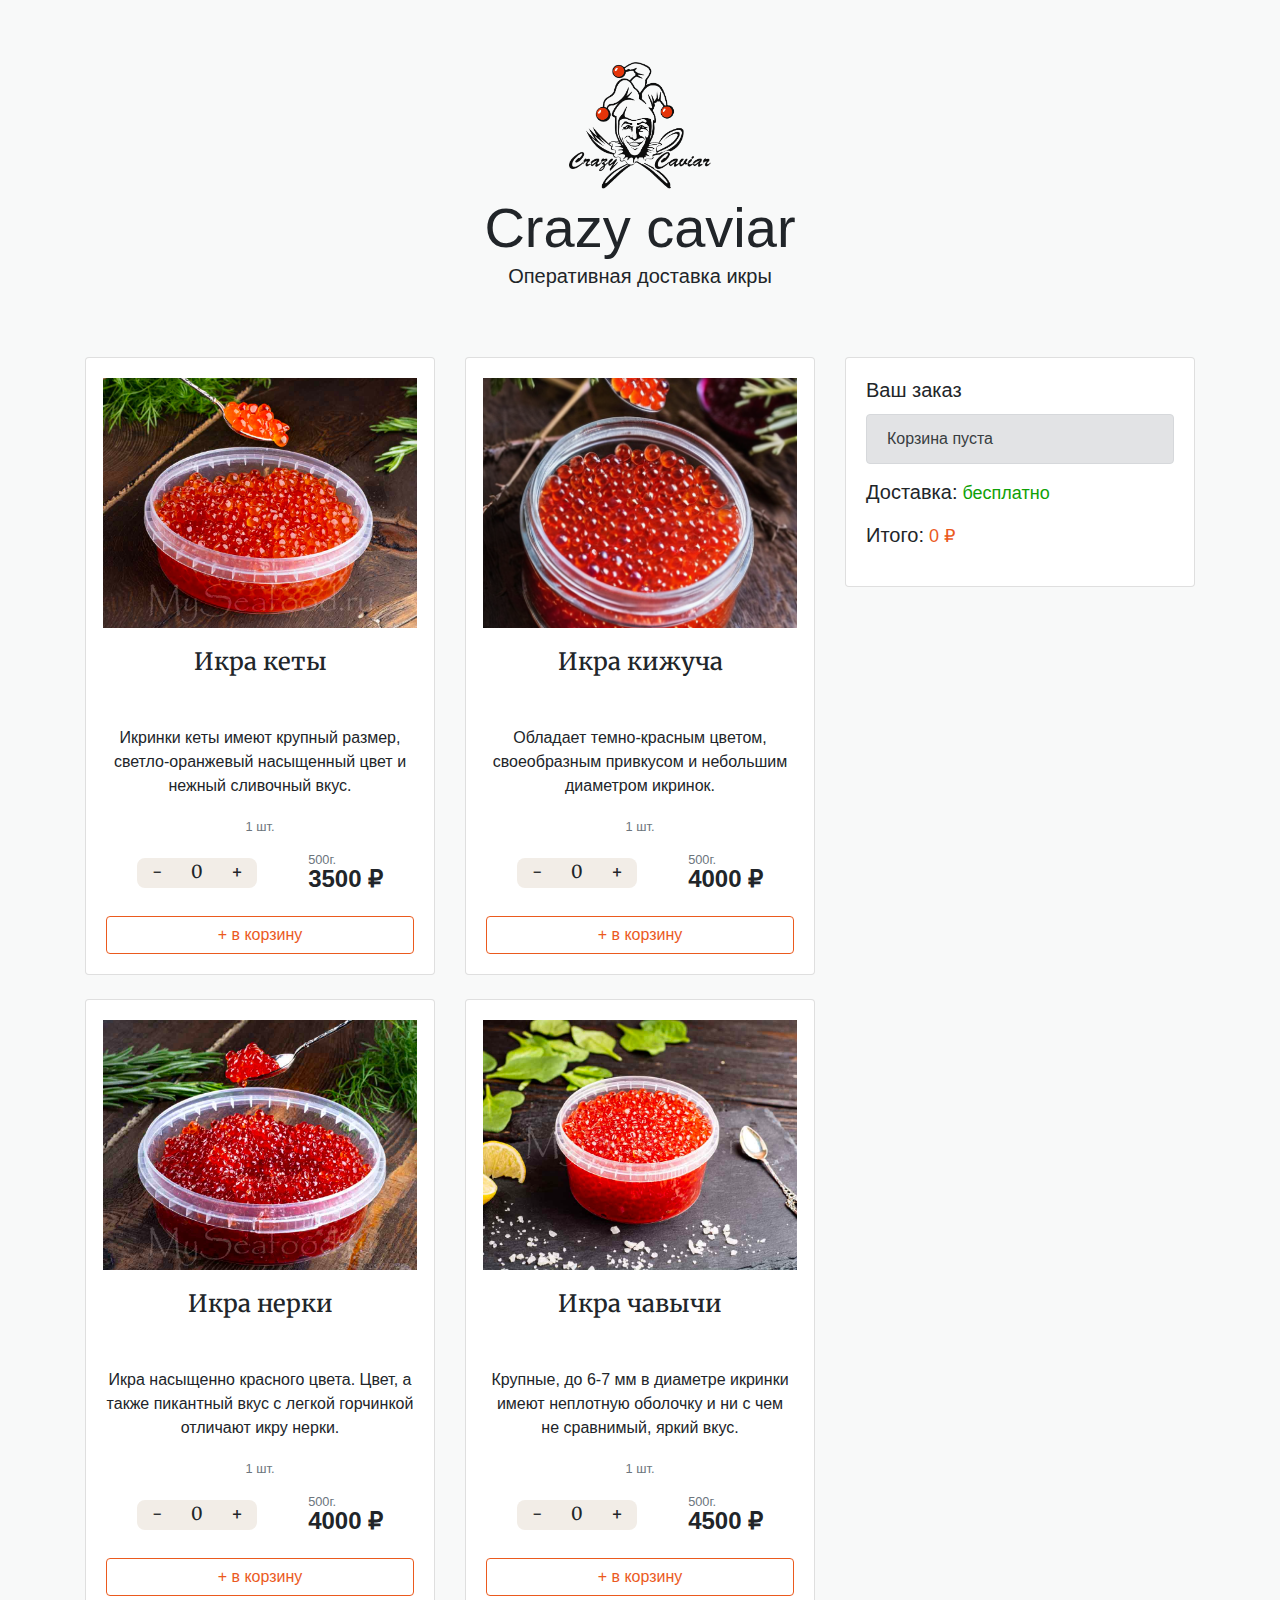
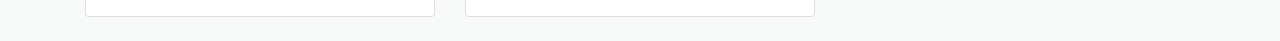
<file: index.html>
<!DOCTYPE html>
<html lang="en">

<head>
	<meta charset="UTF-8">
	<meta name="viewport" content="width=device-width, initial-scale=1.0, shrink-to-fit=no">
	<title>Crazy caviar</title>
	<link rel="stylesheet" href="libs/bootstrap/css/bootstrap.min.css">
	<link rel="stylesheet" href="css/main.css">
	<link href="https://fonts.googleapis.com/css?family=Merriweather:300,400,400i,700&amp;subset=cyrillic-ext" rel="stylesheet">

</head>

<body>

	<header class="header">
		<div class="container text-center">
			<img src="img/logo/crazy-caviar-logo.png" width="150" alt="Доставка икры">
			<div class="display-4">Crazy caviar</div>
			<p class="lead">Оперативная доставка икры</p>
		</div>
	</header>

	<div class="container mb-5">
		<div class="row">
			<!-- Каталог -->
			<div class="col-md-8 js-catalog">
				<div class="row">
					<!-- Товар -->
					<div class="col-md-6">
						<div class="card mb-4 js-card" data-id="01">
							<img class="product-img js-img" src="img/caviar/keta.jpg" alt="">
							<div class="card-body text-center">
								<h4 class="item-title js-title">Икра кеты</h4>
								<p class="text-center ">Икринки кеты имеют крупный размер, светло-оранжевый насыщенный цвет и нежный сливочный вкус.</p>
								<p><small data-items-in-box class="text-muted js-quantity">1 шт.</small></p>

								<!--Счетчик-->
								<div class="details-wrapper">
									<div class="items counter-wrapper js-counter">
										<div class="items__control" id="minus" data-action="minus">-</div>
										<div class="items__current js-result-counter" id="result-counter" data-counter>0</div>
										<div class="items__control" id="plus"  data-action="plus">+</div>
									</div>
									<!--//Счетчик-->

									<div class="price">
										<div class="price__weight js-weight">500г.</div>
										<div class="price__currency js-price">3500 ₽</div>
									</div>
								</div>

								<button data-cart type="button" class="btn btn-block btn-outline-warning js-cart">+ в корзину</button>

							</div>
						</div>
					</div>
					<!-- // Товар -->

					<!-- Товар -->
					<div class="col-md-6">
						<div class="card mb-4 js-card" data-id="02">
							<img class="product-img js-img" src="img/caviar/kizhuch.jpg" alt="">
							<div class="card-body text-center">
								<h4 class="item-title js-title">Икра кижуча</h4>
								<p class="text-center ">Обладает темно-красным цветом, своеобразным привкусом и небольшим диаметром икринок.</p>
								<p><small data-items-in-box class="text-muted js-quantity">1 шт.</small></p>

								<!--Счетчик-->
								<div class="details-wrapper">
									<div class="items counter-wrapper js-counter">
										<div class="items__control" id="minus" data-action="minus">-</div>
										<div class="items__current js-result-counter" id="result-counter" data-counter>0</div>
									<div class="items__control" id="plus"  data-action="plus">+</div>
								</div>
								<!--//Счетчик-->

									<div class="price">
										<div class="price__weight js-weight">500г.</div>
										<div class="price__currency js-price">4000 ₽</div>
									</div>
								</div>

								<button data-cart type="button" class="btn btn-block btn-outline-warning">+ в корзину</button>

							</div>
						</div>
					</div>
					<!-- // Товар -->

					<!-- Товар -->
					<div class="col-md-6">
						<div class="card mb-4 js-card" data-id="03">
							<img class="product-img js-img" src="img/caviar/nerka.jpg" alt="">
							<div class="card-body text-center">
								<h4 class="item-title js-title">Икра нерки</h4>
								<p class="text-center ">Икра насыщенно красного цвета. Цвет, а также пикантный вкус с легкой горчинкой отличают икру нерки.</p>
								<p><small data-items-in-box class="text-muted js-quantity">1 шт.</small></p>

								<!--Счетчик-->
								<div class="details-wrapper">
									<div class="items counter-wrapper js-counter">
										<div class="items__control" id="minus" data-action="minus">-</div>
										<div class="items__current js-result-counter" id="result-counter" data-counter>0</div>
									<div class="items__control" id="plus"  data-action="plus">+</div>
								</div>
								<!--//Счетчик-->

									<div class="price">
										<div class="price__weight js-weight">500г.</div>
										<div class="price__currency js-price">4000 ₽</div>
									</div>

								</div>

								<button data-cart type="button" class="btn btn-block btn-outline-warning">+ в корзину</button>

							</div>
						</div>
					</div>
					<!-- // Товар -->

					<!-- Товар -->
					<div class="col-md-6">
						<div class="card mb-4 js-card" data-id="04">
							<img class="product-img js-img" src="img/caviar/chavicha.jpg" alt="">
							<div class="card-body text-center">
								<h4 class="item-title js-title">Икра чавычи</h4>
								<p class="text-center ">Крупные, до 6-7 мм в диаметре икринки имеют неплотную оболочку и ни с чем не сравнимый, яркий вкус.</p>
								<p><small data-items-in-box class="text-muted js-quantity">1 шт.</small></p>

								<!--Счетчик-->
								<div class="details-wrapper">
									<div class="items counter-wrapper js-counter">
										<div class="items__control" id="minus" data-action="minus">-</div>
										<div class="items__current js-result-counter" id="result-counter" data-counter>0</div>
									<div class="items__control" id="plus"  data-action="plus">+</div>
								</div>
								<!--//Счетчик-->

									<div class="price">
										<div class="price__weight js-weight">500г.</div>
										<div class="price__currency js-price">4500 ₽</div>
									</div>

								</div>

								<button data-cart type="button" class="btn btn-block btn-outline-warning">
									+ в корзину
								</button>

							</div>
						</div>
					</div>
					<!-- // Товар -->

				</div>
			</div>

			<!-- Корзина -->
			<div class="col-md-4">
				<div class="card mb-4">
					<div class="card-body">
						<h5 class="card-title">Ваш заказ</h4>
						<div data-cart-empty class="alert alert-secondary js-empty-cart" role="alert">
							Корзина пуста
						</div>
						<!-- cart-wrapper -->
						<div class="cart-wrapper js-cart-wrapper">

						</div>
						<!-- // cart-wrapper -->

						<!-- Стоимость заказа -->
						<div class="cart-total">
							<p><span class="h5">Доставка:</span> <span class="delivery-cost free">бесплатно</span> </p>
							<p><span class="h5">Итого:</span> <span class="total-price js-total-price">0</span> <span class="rouble">₽</span></p>
						</div>
						<!-- // Стоимость заказа -->

					</div>

					<!-- Оформить заказ -->
					<div id="order-form" class="card-body border-top js-ordered-list ordered-list">
						<h5 class="card-title">Оформить заказ</h4>
						<form>
							<div class="form-group">
								<input type="text" class="form-control" placeholder="Ваш номер телефона">
							</div>
							<button type="submit" class="btn btn-primary">Заказать</button>
						</form>
					</div>
					<!-- // Оформить заказ -->

				</div>
				<!-- // Корзина -->


			</div>
		</div>
	</div>

	<!-- Подключаем скрипты -->
	<script type="module" src="./js/counter.js"></script>
	<script type="module" src="./js/cart.js"></script>

</body>

</html>
</file>
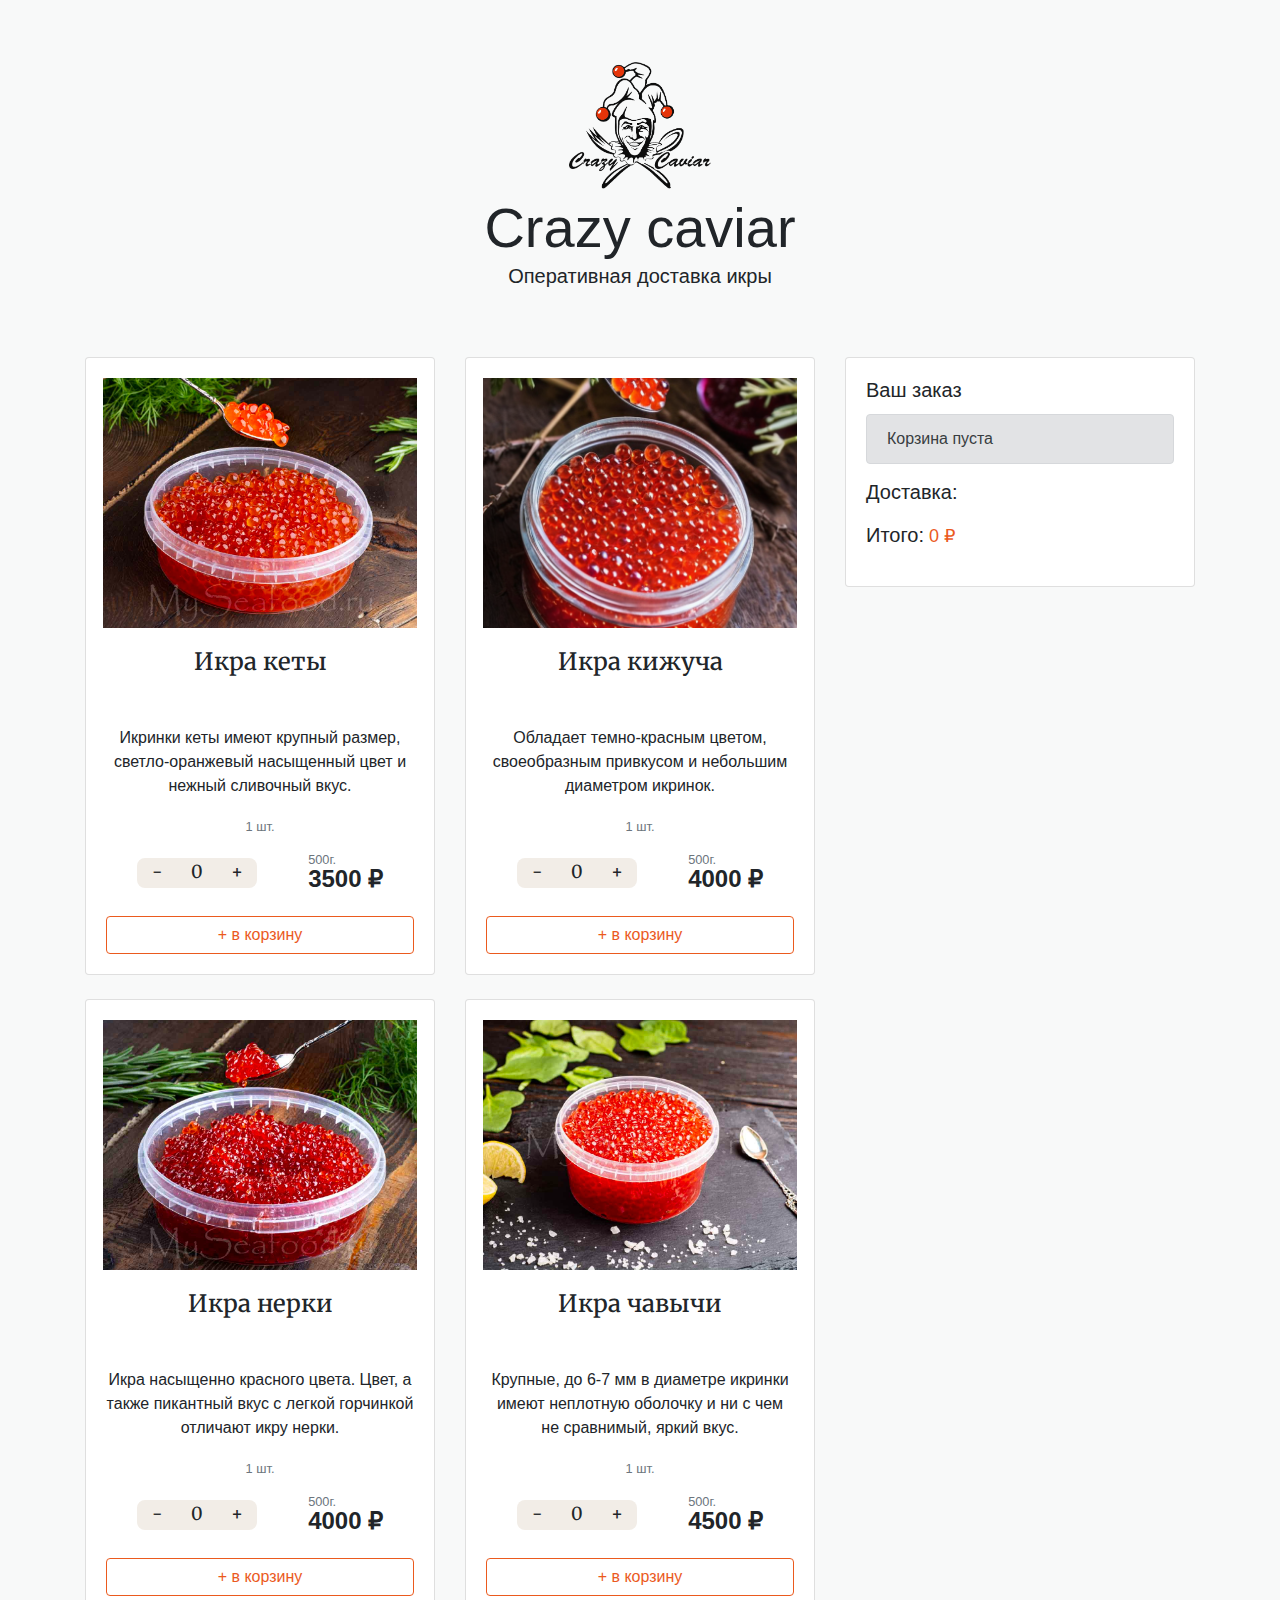
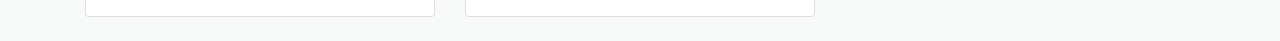
<file: src/index.html>
<!DOCTYPE html>
<html lang="en">

<head>
	<meta charset="UTF-8">
	<meta name="viewport" content="width=device-width, initial-scale=1.0, shrink-to-fit=no">
	<title>Crazy caviar</title>
	<link rel="stylesheet" href="libs/bootstrap/css/bootstrap.min.css">
	<link rel="stylesheet" href="css/main.css">
	<link href="https://fonts.googleapis.com/css?family=Merriweather:300,400,400i,700&amp;subset=cyrillic-ext" rel="stylesheet">

</head>

<body>

	<header class="header">
		<div class="container text-center">
			<img src="img/logo/crazy-caviar-logo.png" width="150" alt="Доставка икры">
			<div class="display-4">Crazy caviar</div>
			<p class="lead">Оперативная доставка икры</p>
		</div>
	</header>

	<div class="container mb-5">
		<div class="row">
			<!-- Каталог -->
			<div class="col-md-8 js-catalog">
				<div class="row">
					<!-- Товар -->
					<div class="col-md-6">
						<div class="card mb-4 js-card" data-id="01">
							<img class="product-img js-img" src="img/caviar/keta.jpg" alt="">
							<div class="card-body text-center">
								<h4 class="item-title js-title">Икра кеты</h4>
								<p class="text-center ">Икринки кеты имеют крупный размер, светло-оранжевый насыщенный цвет и нежный сливочный вкус.</p>
								<p><small data-items-in-box class="text-muted js-quantity">1 шт.</small></p>

								<!--Счетчик-->
								<div class="details-wrapper">
									<div class="items counter-wrapper js-counter">
										<div class="items__control" id="minus" data-action="minus">-</div>
										<div class="items__current js-result-counter" id="result-counter" data-counter>0</div>
										<div class="items__control" id="plus"  data-action="plus">+</div>
									</div>
									<!--//Счетчик-->

									<div class="price">
										<div class="price__weight js-weight">500г.</div>
										<div class="price__currency js-price">3500 ₽</div>
									</div>
								</div>

								<button data-cart type="button" class="btn btn-block btn-outline-warning js-cart">+ в корзину</button>

							</div>
						</div>
					</div>
					<!-- // Товар -->

					<!-- Товар -->
					<div class="col-md-6">
						<div class="card mb-4 js-card" data-id="02">
							<img class="product-img js-img" src="img/caviar/kizhuch.jpg" alt="">
							<div class="card-body text-center">
								<h4 class="item-title js-title">Икра кижуча</h4>
								<p class="text-center ">Обладает темно-красным цветом, своеобразным привкусом и небольшим диаметром икринок.</p>
								<p><small data-items-in-box class="text-muted js-quantity">1 шт.</small></p>

								<!--Счетчик-->
								<div class="details-wrapper">
									<div class="items counter-wrapper js-counter">
										<div class="items__control" id="minus" data-action="minus">-</div>
										<div class="items__current js-result-counter" id="result-counter" data-counter>0</div>
									<div class="items__control" id="plus"  data-action="plus">+</div>
								</div>
								<!--//Счетчик-->

									<div class="price">
										<div class="price__weight js-weight">500г.</div>
										<div class="price__currency js-price">4000 ₽</div>
									</div>
								</div>

								<button data-cart type="button" class="btn btn-block btn-outline-warning">+ в корзину</button>

							</div>
						</div>
					</div>
					<!-- // Товар -->

					<!-- Товар -->
					<div class="col-md-6">
						<div class="card mb-4 js-card" data-id="03">
							<img class="product-img js-img" src="img/caviar/nerka.jpg" alt="">
							<div class="card-body text-center">
								<h4 class="item-title js-title">Икра нерки</h4>
								<p class="text-center ">Икра насыщенно красного цвета. Цвет, а также пикантный вкус с легкой горчинкой отличают икру нерки.</p>
								<p><small data-items-in-box class="text-muted js-quantity">1 шт.</small></p>

								<!--Счетчик-->
								<div class="details-wrapper">
									<div class="items counter-wrapper js-counter">
										<div class="items__control" id="minus" data-action="minus">-</div>
										<div class="items__current js-result-counter" id="result-counter" data-counter>0</div>
									<div class="items__control" id="plus"  data-action="plus">+</div>
								</div>
								<!--//Счетчик-->

									<div class="price">
										<div class="price__weight js-weight">500г.</div>
										<div class="price__currency js-price">4000 ₽</div>
									</div>

								</div>

								<button data-cart type="button" class="btn btn-block btn-outline-warning">+ в корзину</button>

							</div>
						</div>
					</div>
					<!-- // Товар -->

					<!-- Товар -->
					<div class="col-md-6">
						<div class="card mb-4 js-card" data-id="04">
							<img class="product-img js-img" src="img/caviar/chavicha.jpg" alt="">
							<div class="card-body text-center">
								<h4 class="item-title js-title">Икра чавычи</h4>
								<p class="text-center ">Крупные, до 6-7 мм в диаметре икринки имеют неплотную оболочку и ни с чем не сравнимый, яркий вкус.</p>
								<p><small data-items-in-box class="text-muted js-quantity">1 шт.</small></p>

								<!--Счетчик-->
								<div class="details-wrapper">
									<div class="items counter-wrapper js-counter">
										<div class="items__control" id="minus" data-action="minus">-</div>
										<div class="items__current js-result-counter" id="result-counter" data-counter>0</div>
									<div class="items__control" id="plus"  data-action="plus">+</div>
								</div>
								<!--//Счетчик-->

									<div class="price">
										<div class="price__weight js-weight">500г.</div>
										<div class="price__currency js-price">4500 ₽</div>
									</div>

								</div>

								<button data-cart type="button" class="btn btn-block btn-outline-warning">
									+ в корзину
								</button>

							</div>
						</div>
					</div>
					<!-- // Товар -->

				</div>
			</div>

			<!-- Корзина -->
			<div class="col-md-4">
				<div class="card mb-4">
					<div class="card-body">
						<h5 class="card-title">Ваш заказ</h4>
						<div data-cart-empty class="alert alert-secondary js-empty-cart" role="alert">
							Корзина пуста
						</div>
						<!-- cart-wrapper -->
						<div class="cart-wrapper js-cart-wrapper">

						</div>
						<!-- // cart-wrapper -->

						<!-- Стоимость заказа -->
						<div class="cart-total">
							<p><span class="h5">Доставка:</span> <span class="delivery-cost free js-delivery-cost"></span> </p>
							<p><span class="h5">Итого:</span> <span class="total-price js-total-price">0</span> <span class="rouble">₽</span></p>
						</div>
						<!-- // Стоимость заказа -->

					</div>

					<!-- Оформить заказ -->
					<div id="order-form" class="card-body border-top js-ordered-list ordered-list">
						<h5 class="card-title">Оформить заказ</h4>
						<form>
							<div class="form-group">
								<input type="text" class="form-control" placeholder="Ваш номер телефона">
							</div>
							<button type="submit" class="btn btn-primary">Заказать</button>
						</form>
					</div>
					<!-- // Оформить заказ -->

				</div>
				<!-- // Корзина -->


			</div>
		</div>
	</div>

	<!-- Подключаем скрипты -->
	<script type="module" src="./js/counter.js"></script>
	<script type="module" src="./js/cart.js"></script>

</body>

</html>
</file>
<file: css/main.css>
body, html {
	background-color: #F8F9F9;
	height: 100%;
}

h3, h4 {
	font-family: 'Merriweather', serif;

}

.header {
	padding-top: 50px;
	padding-bottom: 50px;
}

.product-img {
	width: 90%;
	height: 250px;
	object-fit:cover;
	margin-left: auto;
	margin-right: auto;
	margin-top: 20px;
}

.item-title {
    font-size: 1.5rem;
    font-weight: 500;
	font-family: 'Merriweather', serif;
	height: 70px;
}

.details-wrapper {
	display: flex;
	justify-content: space-between;
	align-items: center;
	margin-bottom: 25px;
	width: 80%;
	margin-left: auto;
	margin-right: auto;
}

.items {
	font-family: 'Merriweather', serif;
	background: #f2ede7;
	border-radius: 8px;
	width: 120px;
	display: flex;
	font-size: 18px;
	height: 30px;
	overflow: hidden;
}

.items__control {
	width: 40px;
	cursor: pointer;
	transition: 0.2s ease-in;
	text-align: center;
}

.items__control:hover {
    background: #eb5a1e;
    color: #FFF;
}

.items__current {
	width: 40px;
}

/* items--small */
.items.items--small {
	width: 90px;
	font-size: 16px;
	height: 26px;
	text-align: center;
}

.items.items--small .items__control {
	width: 30px;
}

.items.items--small .items__current {
	width: 30px;
}

.price {
	text-align: left;
	margin-left: 5px;
}

.price__weight {
	color: #6c757d!important;
	font-size: 80%;
	line-height: 1;
}

.price__currency {
	font-size: 1.5rem;
	font-weight: 600;
	line-height: 1;
}

.btn-outline-warning {
    color: #eb5a1e;
    border-color: #eb5a1e;
}

.btn-outline-warning:hover {
    color: #FFF;
    background-color: #eb5a1e;
    border-color: #eb5a1e;
}

.cart-item__desc{
	overflow: hidden;

}

.cart-item {

}

.cart-item__top {
	display: flex;
	align-items: flex-start;
	padding-bottom: 15px;
	border-bottom: 1px solid #dee2e6;
	margin-bottom: 15px;
}

.cart-item__img  {

}

.cart-item__img img {
	max-width: 100px;
	height: auto;
}

.cart-item__desc {
	padding-top: 15px;
	padding-left: 15px;
}

.cart-item__title {
	font-family: 'Merriweather', serif;
	font-size: 16px;
    line-height: 1.2;
	font-weight: 600;
	margin-bottom: 5px;
}

.cart-item__weight {
    color: #6c757d!important;
    font-size: 80%;
    line-height: 1;
    margin-bottom: 15px;
}

.cart-item__details {
	display: flex;
	justify-content: flex-start;
	align-items: center;
}

.cart-item__details .price__currency {
	font-size: 18px;
	margin-left: 15px;
}

.cart-total {
	font-size: 18px;
	font-weight: 500;
}

.ordered-list{
	display: none;
}

.delivery-cost {

}

.free {
	color: #0EA107;
}

.total-price {
	color: #EB5A1E;
}

.rouble {
	color: #EB5A1E;
}

.none {
	display: none;
}
</file>
<file: src/css/main.css>
body, html {
	background-color: #F8F9F9;
	height: 100%;
}

h3, h4 {
	font-family: 'Merriweather', serif;

}

.header {
	padding-top: 50px;
	padding-bottom: 50px;
}

.product-img {
	width: 90%;
	height: 250px;
	object-fit:cover;
	margin-left: auto;
	margin-right: auto;
	margin-top: 20px;
}

.item-title {
    font-size: 1.5rem;
    font-weight: 500;
	font-family: 'Merriweather', serif;
	height: 70px;
}

.details-wrapper {
	display: flex;
	justify-content: space-between;
	align-items: center;
	margin-bottom: 25px;
	width: 80%;
	margin-left: auto;
	margin-right: auto;
}

.items {
	font-family: 'Merriweather', serif;
	background: #f2ede7;
	border-radius: 8px;
	width: 120px;
	display: flex;
	font-size: 18px;
	height: 30px;
	overflow: hidden;
}

.items__control {
	width: 40px;
	cursor: pointer;
	transition: 0.2s ease-in;
	text-align: center;
}

.items__control:hover {
    background: #eb5a1e;
    color: #FFF;
}

.items__current {
	width: 40px;
}

/* items--small */
.items.items--small {
	width: 90px;
	font-size: 16px;
	height: 26px;
	text-align: center;
}

.items.items--small .items__control {
	width: 30px;
}

.items.items--small .items__current {
	width: 30px;
}

.price {
	text-align: left;
	margin-left: 5px;
}

.price__weight {
	color: #6c757d!important;
	font-size: 80%;
	line-height: 1;
}

.price__currency {
	font-size: 1.5rem;
	font-weight: 600;
	line-height: 1;
}

.btn-outline-warning {
    color: #eb5a1e;
    border-color: #eb5a1e;
}

.btn-outline-warning:hover {
    color: #FFF;
    background-color: #eb5a1e;
    border-color: #eb5a1e;
}

.cart-item__desc{
	overflow: hidden;

}

.cart-item {

}

.cart-item__top {
	display: flex;
	align-items: flex-start;
	padding-bottom: 15px;
	border-bottom: 1px solid #dee2e6;
	margin-bottom: 15px;
}

.cart-item__img  {

}

.cart-item__img img {
	max-width: 100px;
	height: auto;
}

.cart-item__desc {
	padding-top: 15px;
	padding-left: 15px;
}

.cart-item__title {
	font-family: 'Merriweather', serif;
	font-size: 16px;
    line-height: 1.2;
	font-weight: 600;
	margin-bottom: 5px;
}

.cart-item__weight {
    color: #6c757d!important;
    font-size: 80%;
    line-height: 1;
    margin-bottom: 15px;
}

.cart-item__details {
	display: flex;
	justify-content: flex-start;
	align-items: center;
}

.cart-item__details .price__currency {
	font-size: 18px;
	margin-left: 15px;
}

.cart-total {
	font-size: 18px;
	font-weight: 500;
}

.ordered-list{
	display: none;
}

.delivery-cost {

}

.free {
	color: #0EA107;
}

.total-price {
	color: #EB5A1E;
}

.rouble {
	color: #EB5A1E;
}

.none {
	display: none;
}
</file>
